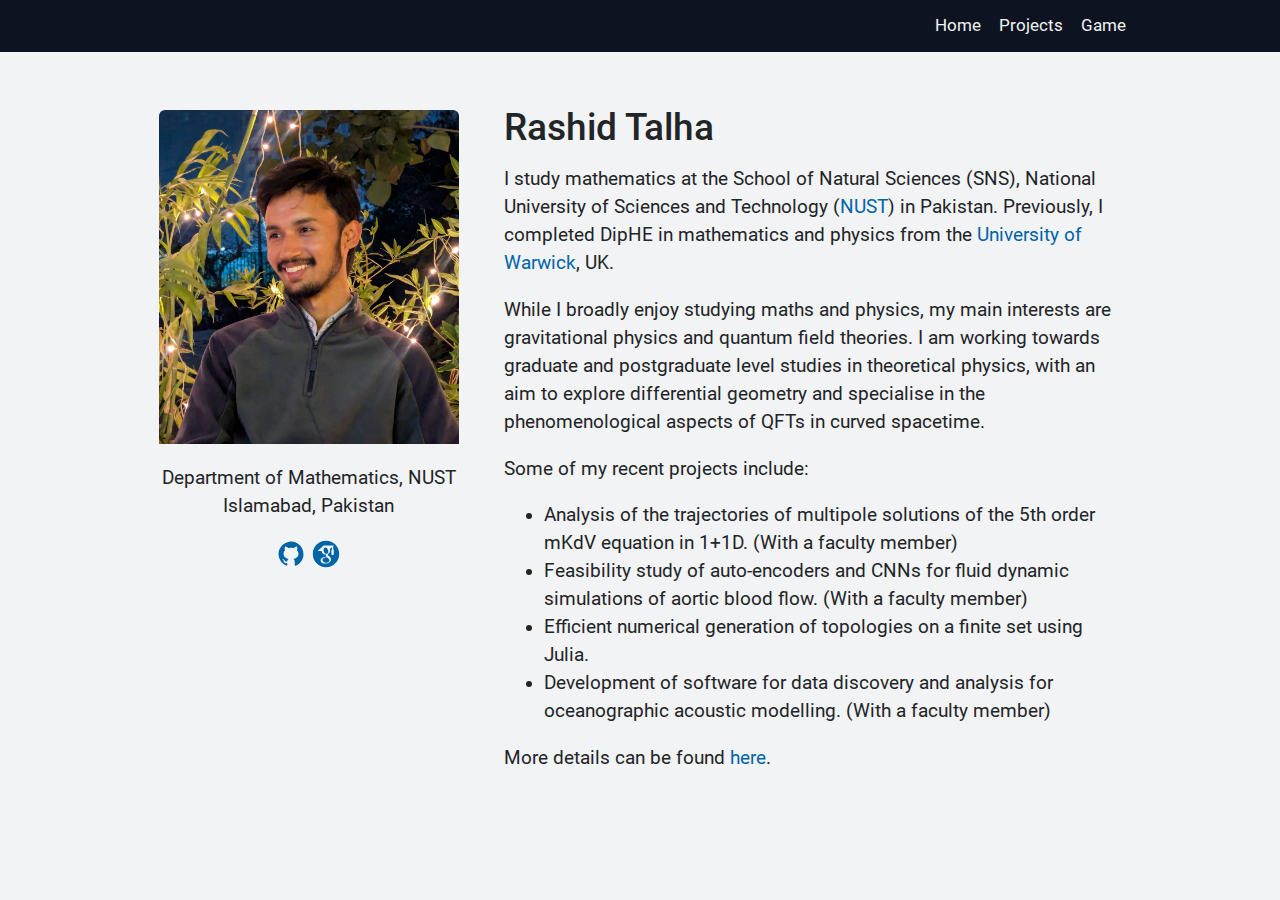
<file: index.html>
<!DOCTYPE html>
<html lang="en">
<head>
  <meta charset="utf-8">
  <meta name="viewport" content="width=device-width, initial-scale=1.0">
  
  <title>Rashid Talha | Homepage</title>
  <meta name="author" content="Rashid Talha">
  <meta name="description" content="Personal website of Rashid Talha. Studying maths and physics at NUST, Pakistan.">
  <meta name="keywords" content="rashid, talha, rmathsphys, maths, physics, nust, homepage">

  <link rel="shortcut icon" type="image/x-icon" href="assets/img/favicon.ico">

  <link rel="stylesheet" type="text/css" href="assets/css/gridspec.css">
  <link rel="stylesheet" type="text/css" href="assets/css/common.css">
  <link rel="stylesheet" type="text/css" href="assets/css/homepage.css">
</head>
<body>

<nav class="container">
  <div class="navbar-box">
    <svg xmlns="http://www.w3.org/2000/svg" x="0px" y="0px" viewBox="0 0 30 30" class="navbar-toggle">
      <path d="M 3 7 A 1.0001 1.0001 0 1 0 3 9 L 27 9 A 1.0001 1.0001 0 1 0 27 7 L 3 7 z M 3 14 A 1.0001 1.0001 0 1 0 3 16 L 27 16 A 1.0001 1.0001 0 1 0 27 14 L 3 14 z M 3 21 A 1.0001 1.0001 0 1 0 3 23 L 27 23 A 1.0001 1.0001 0 1 0 27 21 L 3 21 z"></path>
    </svg>
  </div>

  <div class="navbar-entries navbar-collapse">
    <a href="https://rashidtalha.github.io" title="Rashid Talha" class="navbar-item navbar-hide">Home</a>
    <a href="https://rashidtalha.github.io/projects" title="Projects" class="navbar-item navbar-hide">Projects</a>
    <a href="https://rashidtalha.github.io/our-game" title="Out of the Loop" class="navbar-item navbar-hide">Game</a>
  </div>
</nav>

<div class="container">

  <main>

    <div class="frow intro-box">

      <div class="fcell intro-side">
        <img src="assets/img/profile-25-03.jpg" alt="Profile picture">
        <span>
          Department of Mathematics, NUST<br>
          Islamabad, Pakistan
        </span>
        <span></span>
        <span>
          <a href="https://github.com/rashidtalha" title="Github">
            <svg xmlns="http://www.w3.org/2000/svg" x="0px" y="0px" viewBox="0 0 24 24" class="intro-icons">
              <path d="M10.9,2.1c-4.6,0.5-8.3,4.2-8.8,8.7c-0.5,4.7,2.2,8.9,6.3,10.5C8.7,21.4,9,21.2,9,20.8v-1.6c0,0-0.4,0.1-0.9,0.1 c-1.4,0-2-1.2-2.1-1.9c-0.1-0.4-0.3-0.7-0.6-1C5.1,16.3,5,16.3,5,16.2C5,16,5.3,16,5.4,16c0.6,0,1.1,0.7,1.3,1c0.5,0.8,1.1,1,1.4,1 c0.4,0,0.7-0.1,0.9-0.2c0.1-0.7,0.4-1.4,1-1.8c-2.3-0.5-4-1.8-4-4c0-1.1,0.5-2.2,1.2-3C7.1,8.8,7,8.3,7,7.6C7,7.2,7,6.6,7.3,6 c0,0,1.4,0,2.8,1.3C10.6,7.1,11.3,7,12,7s1.4,0.1,2,0.3C15.3,6,16.8,6,16.8,6C17,6.6,17,7.2,17,7.6c0,0.8-0.1,1.2-0.2,1.4 c0.7,0.8,1.2,1.8,1.2,3c0,2.2-1.7,3.5-4,4c0.6,0.5,1,1.4,1,2.3v2.6c0,0.3,0.3,0.6,0.7,0.5c3.7-1.5,6.3-5.1,6.3-9.3 C22,6.1,16.9,1.4,10.9,2.1z"></path>
            </svg>
          </a>

          <a href="https://scholar.google.com/citations?user=5N5XtMcAAAAJ" title="Google Scholar">
            <svg xmlns="http://www.w3.org/2000/svg" x="0px" y="0px" viewBox="0 0 50 50" class="intro-icons">
              <path d="M 25 3 C 12.85 3 3 12.85 3 25 C 3 37.15 12.85 47 25 47 C 37.15 47 47 37.15 47 25 C 47 12.85 37.15 3 25 3 z M 21 11 L 38 11 L 36.980469 11.880859 C 36.980469 11.920859 37 11.96 37 12 L 37 17.279297 C 37.6 17.619297 38 18.26 38 19 L 38 25 C 38 26.1 37.1 27 36 27 C 34.9 27 34 26.1 34 25 L 34 19 C 34 18.26 34.4 17.619297 35 17.279297 L 35 13.570312 L 31.410156 16.650391 C 31.760156 17.350391 32 18.200234 32 19.240234 C 32 21.960234 30.480703 23.309766 28.970703 24.509766 C 28.500703 24.989766 27.949219 25.510312 27.949219 26.320312 C 27.949219 27.120313 28.500391 27.570625 28.900391 27.890625 L 30.189453 28.919922 C 31.779453 30.279922 33.220703 31.530547 33.220703 34.060547 C 33.220703 37.510547 29.930469 41 23.730469 41 C 18.500469 41 15.980469 38.47 15.980469 35.75 C 15.980469 34.43 16.629766 32.559531 18.759766 31.269531 C 20.989766 29.879531 24.020391 29.690078 25.650391 29.580078 C 25.140391 28.920078 24.560547 28.230078 24.560547 27.080078 C 24.560547 26.470078 24.749687 26.100391 24.929688 25.650391 C 24.529688 25.690391 24.129531 25.730469 23.769531 25.730469 C 19.969531 25.730469 17.799297 22.85 17.779297 20 L 11 20 L 21 11 z M 24.269531 14.240234 C 23.339531 14.240234 22.33 14.710938 21.75 15.460938 C 21.14 16.220938 20.949219 17.210156 20.949219 18.160156 C 20.949219 20.620156 22.370938 24.699219 25.460938 24.699219 C 26.370938 24.699219 27.339922 24.259922 27.919922 23.669922 C 28.739922 22.819922 28.820312 21.65 28.820312 21 C 28.820312 18.35 27.269531 14.240234 24.269531 14.240234 z M 26.039062 30.609375 C 25.719062 30.609375 23.769766 30.679219 22.259766 31.199219 C 21.459766 31.499219 19.160156 32.370469 19.160156 34.980469 C 19.160156 37.590469 21.64 39.460938 25.5 39.460938 C 28.97 39.460938 30.800781 37.760234 30.800781 35.490234 C 30.800781 33.620234 29.620859 32.630391 26.880859 30.650391 C 26.590859 30.610391 26.409063 30.609375 26.039062 30.609375 z"></path>
            </svg>
          </a>
        </span>
      </div>

      <div class="fcell intro-main">
        <h1>Rashid Talha</h1>

        <p>I study mathematics at the School of Natural Sciences (SNS), National University of Sciences and Technology (<a href="https://nust.edu.pk/" title="NUST">NUST</a>) in Pakistan. Previously, I completed DipHE in mathematics and physics from the <a href="https://warwick.ac.uk/" title="Warwick">University of Warwick</a>, UK.</p>

        <p>While I broadly enjoy studying maths and physics, my main interests are gravitational physics and quantum field theories. I am working towards graduate and postgraduate level studies in theoretical physics, with an aim to explore differential geometry and specialise in the phenomenological aspects of QFTs in curved spacetime.</p>

        <p>
          Some of my recent projects include:
          <ul>
            <li>Analysis of the trajectories of multipole solutions of the 5th order mKdV equation in 1+1D. (With a faculty member)</li>
            <li>Feasibility study of auto-encoders and CNNs for fluid dynamic simulations of aortic blood flow. (With a faculty member)</li>
            <li>Efficient numerical generation of topologies on a finite set using Julia.</li>
            <li>Development of software for data discovery and analysis for oceanographic acoustic modelling. (With a faculty member)</li>
          </ul>
          More details can be found <a href="https://rashidtalha.github.io/project" title="projects">here</a>.
        </p>
      </div>

    </div>
  </main>

</div>

<script defer src="assets/js/jquery-3.7.0-slim.min.js" type="text/javascript"></script>
<script defer src="assets/js/main.js" type="text/javascript"></script>

</body>
</html>
</file>
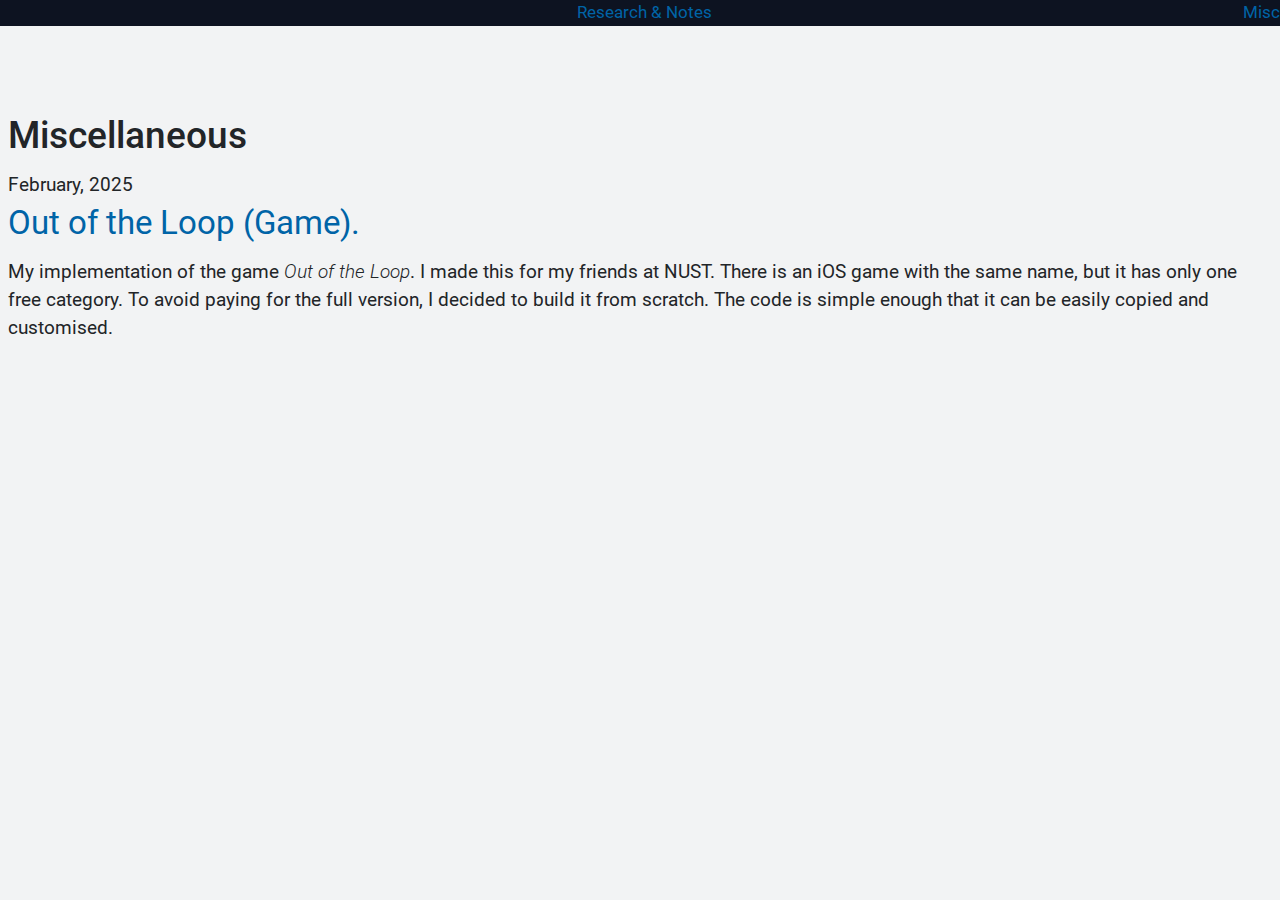
<file: misc/index.html>
<!DOCTYPE html>
<html lang="en">
<head>
  <meta charset="utf-8">
  <meta name="viewport" content="width=device-width, initial-scale=1.0">

  <!-- Google tag (gtag.js) -->
  <script async src="https://www.googletagmanager.com/gtag/js?id=G-3RH0D6HGVT"></script>
  <script>
    window.dataLayer = window.dataLayer || [];
    function gtag(){dataLayer.push(arguments);}
    gtag('js', new Date());
    gtag('config', 'G-3RH0D6HGVT');
  </script>
  
  <title>Misc | Rashid Talha</title>
  <meta name="author" content="Rashid Talha">
  <meta name="description" content="Personal academic website of Rashid Talha. Graduate student and researcher in mathematics and theoretical physics at ICTP, Italy. Miscellaneous items.">

  <link rel="icon" href="../assets/img/favicon.ico">

  <link rel="stylesheet" href="../assets/css/fontspec.css">
  <link rel="stylesheet" href="../assets/css/common.css">
</head>
<body>

<header>
  <nav>
    <a href="https://rashidtalha.github.io" title="Rashid Talha">Home</a>
    <a href="https://rashidtalha.github.io/research" title="Research & Notes">Research & Notes</a>
    <a href="https://rashidtalha.github.io/misc" title="Misc">Misc</a>
  </nav>
</header>

<main>

  <h1>Miscellaneous</h1>

  <article>
    <div class="detail">
      <div class="date">February, 2025</div>
      <h2><a href="https://rashidtalha.github.io/misc/out-of-the-loop.html">Out of the Loop (Game).</a></h2>
      <p>
        My implementation of the game <em>Out of the Loop</em>. I made this for my friends at NUST. There is an iOS game with the same name, but it has only one free category. To avoid paying for the full version, I decided to build it from scratch. The code is simple enough that it can be easily copied and customised.
      </p>
    </div>
  </article>

</main>

</body>
</html>
</file>
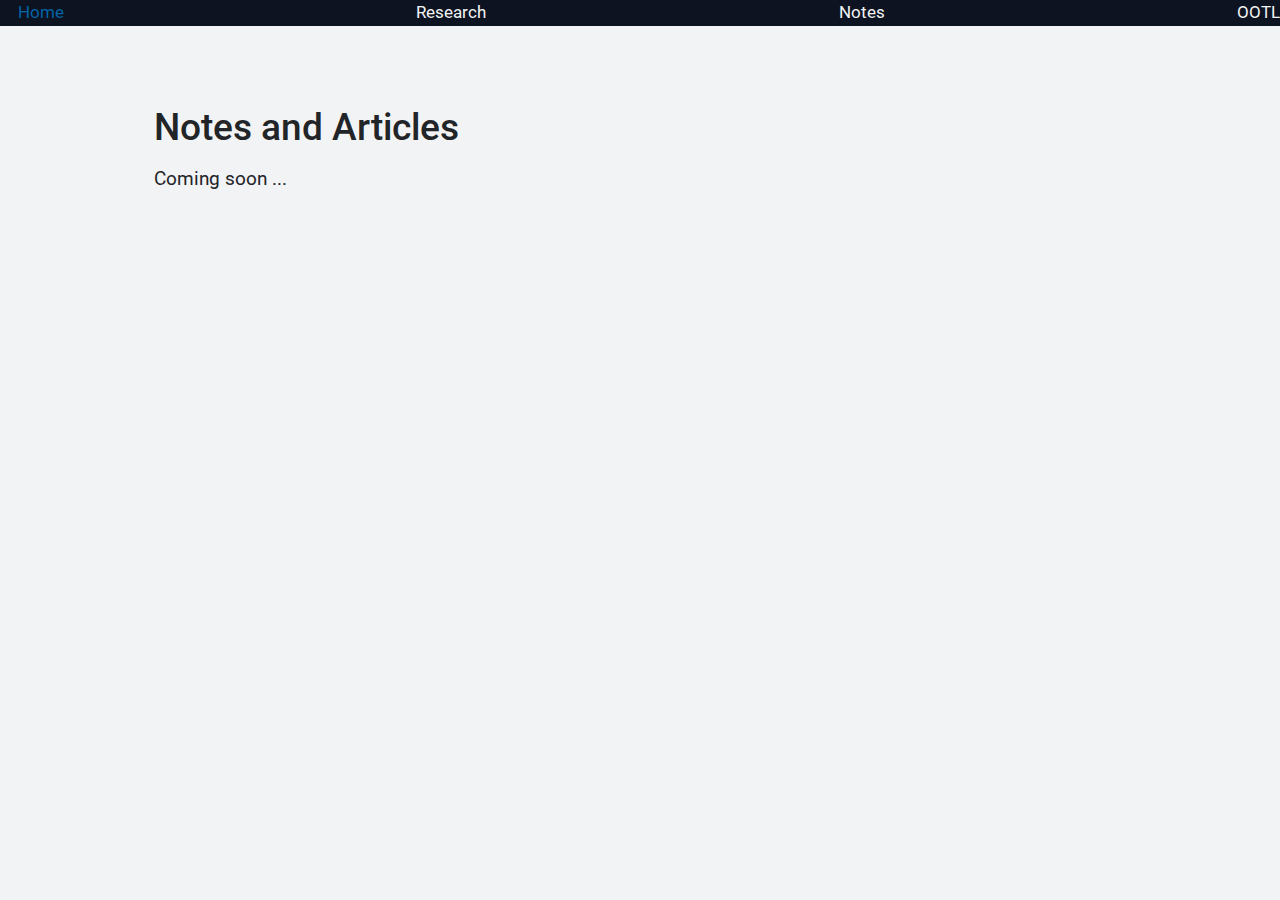
<file: notes/index.html>
<!DOCTYPE html>
<html lang="en">
<head>
  <meta charset="utf-8">
  <meta name="viewport" content="width=device-width, initial-scale=1.0">

  <!-- Google tag (gtag.js) -->
  <script async src="https://www.googletagmanager.com/gtag/js?id=G-3RH0D6HGVT"></script>
  <script>
    window.dataLayer = window.dataLayer || [];
    function gtag(){dataLayer.push(arguments);}
    gtag('js', new Date());
    gtag('config', 'G-3RH0D6HGVT');
  </script>
  
  <title>Rashid Talha | Notes</title>
  <meta name="author" content="Rashid Talha">
  <meta name="description" content="Personal academic website of Rashid Talha. Graduate student and researcher in mathematics and theoretical physics at ICTP, Italy. Collection of notes.">

  <link rel="icon" href="../assets/img/favicon.ico">

  <link rel="stylesheet" href="../assets/css/gridspec.css">
  <link rel="stylesheet" href="../assets/css/fontspec.css">
  <link rel="stylesheet" href="../assets/css/common.css">
  <!-- <link rel="stylesheet" href="../assets/css/teaching.css"> -->
</head>
<body>

<div class="container navbar-container">
  <nav>
    <a href="https://rashidtalha.github.io" title="Rashid Talha" class="navbar-item">Home</a>
    <a href="https://rashidtalha.github.io/research" title="Research" class="navbar-item">Research</a>
    <a href="https://rashidtalha.github.io/notes" title="Notes" class="navbar-item">Notes</a>
    <a href="https://rashidtalha.github.io/ootl" title="Out of the Loop" class="navbar-item">OOTL</a>
  </nav>
</div>

<div class="container">

  <main>
  <div class="frow">
    <div class="fcell">
      <h1>Notes and Articles</h1>
      <p>
        Coming soon ...
      </p>  
    </div>
  </div>
  </main>

</div>

</body>
</html>
</file>
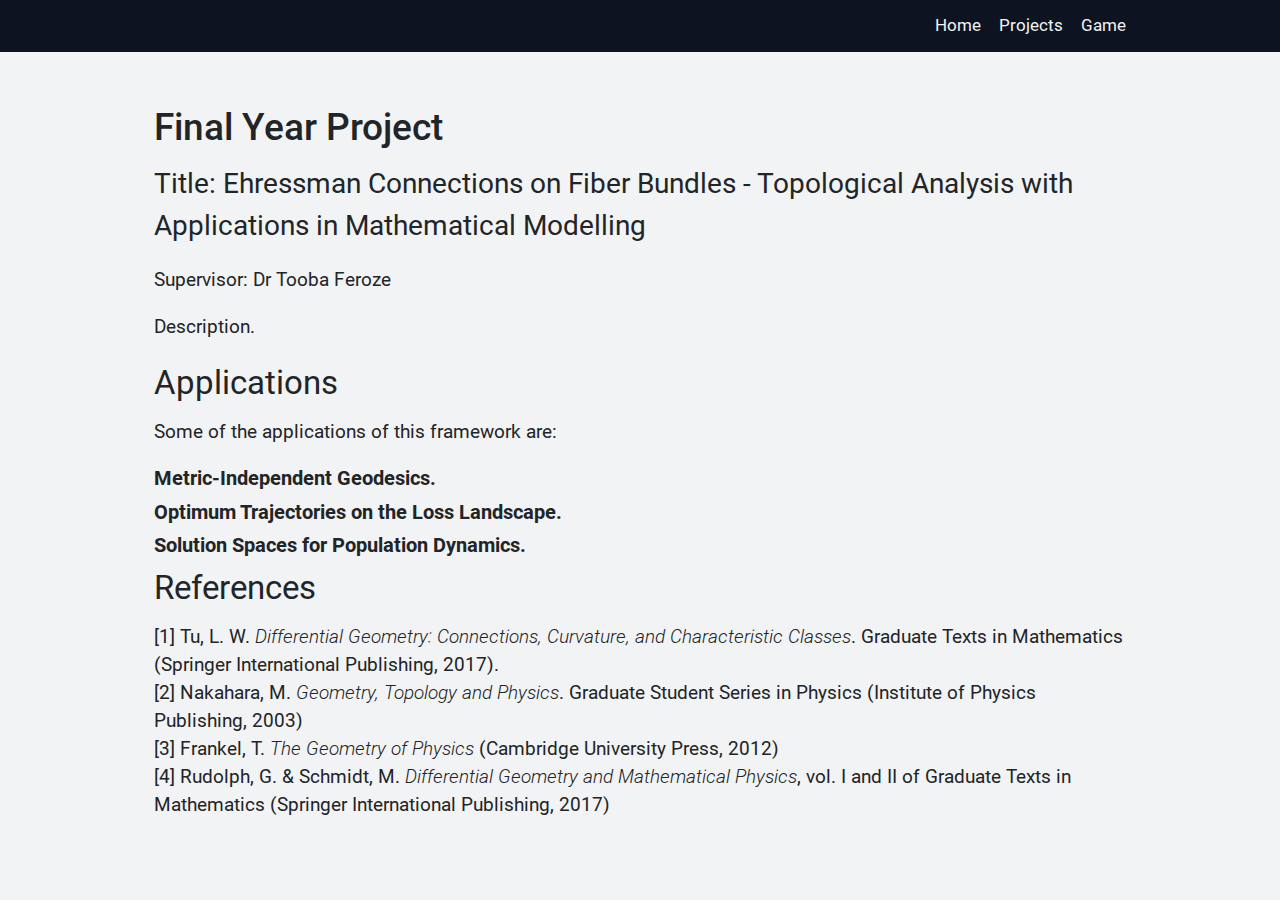
<file: nust/index.html>
<!DOCTYPE html>
<html lang="en">
<head>
  <meta charset="utf-8">
  <meta name="viewport" content="width=device-width, initial-scale=1.0">
  
  <title>Rashid Talha | Projects</title>
  <meta name="author" content="Rashid Talha">
  <meta name="description" content="Personal website of Rashid Talha. Studying maths and physics at NUST, Pakistan. Details of studies at NUST.">
  <meta name="keywords" content="rashid, talha, rmathsphys, maths, physics, nust, studies, notes">

  <link rel="shortcut icon" type="image/x-icon" href="assets/img/favicon.ico">

  <link rel="stylesheet" type="text/css" href="../assets/css/gridspec.css">
  <link rel="stylesheet" type="text/css" href="../assets/css/common.css">
</head>
<body>

<nav class="container">
  <div class="navbar-box">
    <svg xmlns="http://www.w3.org/2000/svg" x="0px" y="0px" viewBox="0 0 30 30" class="navbar-toggle">
      <path d="M 3 7 A 1.0001 1.0001 0 1 0 3 9 L 27 9 A 1.0001 1.0001 0 1 0 27 7 L 3 7 z M 3 14 A 1.0001 1.0001 0 1 0 3 16 L 27 16 A 1.0001 1.0001 0 1 0 27 14 L 3 14 z M 3 21 A 1.0001 1.0001 0 1 0 3 23 L 27 23 A 1.0001 1.0001 0 1 0 27 21 L 3 21 z"></path>
    </svg>
  </div>

  <div class="navbar-entries navbar-collapse">
    <a href="https://rashidtalha.github.io" title="Rashid Talha" class="navbar-item navbar-hide">Home</a>
    <a href="https://rashidtalha.github.io/projects" title="Projects" class="navbar-item navbar-hide">Projects</a>
    <a href="https://rashidtalha.github.io/our-game" title="Out of the Loop" class="navbar-item navbar-hide">Game</a>
  </div>
</nav>

<div class="container">

  <main>
  <div class="frow">
    <div class="fcell">
      <h1>Final Year Project</h1>
        <h3>Title: Ehressman Connections on Fiber Bundles - Topological Analysis with Applications in Mathematical Modelling</h3>
      <p>
      </p>
      <p>
        Supervisor: Dr Tooba Feroze
      </p>

      <p>
        Description.
      </p>

      <h2>Applications</h2>

      <p>Some of the applications of this framework are:</p>

      <h4>Metric-Independent Geodesics.</h4>
      <!-- <p>
        Lorem ipsum dolor sit amet, consectetur adipisicing elit, sed do eiusmod
        tempor incididunt ut labore et dolore magna aliqua. Ut enim ad minim veniam,
        quis nostrud exercitation ullamco laboris nisi ut aliquip ex ea commodo
        consequat. Duis aute irure dolor in reprehenderit in voluptate velit esse
        cillum dolore eu fugiat nulla pariatur. Excepteur sint occaecat cupidatat non
        proident, sunt in culpa qui officia deserunt mollit anim id est laborum.
      </p> -->

      <h4>Optimum Trajectories on the Loss Landscape.</h4>
      <!-- <p>
        Lorem ipsum dolor sit amet, consectetur adipisicing elit, sed do eiusmod
        tempor incididunt ut labore et dolore magna aliqua. Ut enim ad minim veniam,
        quis nostrud exercitation ullamco laboris nisi ut aliquip ex ea commodo
        consequat. Duis aute irure dolor in reprehenderit in voluptate velit esse
        cillum dolore eu fugiat nulla pariatur. Excepteur sint occaecat cupidatat non
        proident, sunt in culpa qui officia deserunt mollit anim id est laborum.
      </p> -->

      <h4>Solution Spaces for Population Dynamics.</h4>
      <!-- <p>
        Lorem ipsum dolor sit amet, consectetur adipisicing elit, sed do eiusmod
        tempor incididunt ut labore et dolore magna aliqua. Ut enim ad minim veniam,
        quis nostrud exercitation ullamco laboris nisi ut aliquip ex ea commodo
        consequat. Duis aute irure dolor in reprehenderit in voluptate velit esse
        cillum dolore eu fugiat nulla pariatur. Excepteur sint occaecat cupidatat non
        proident, sunt in culpa qui officia deserunt mollit anim id est laborum.
      </p> -->

      <h2>References</h2>
      <!-- <h4>Primary.</h4> -->
      <p>
        [1] Tu, L. W. <i>Differential Geometry: Connections, Curvature, and Characteristic Classes</i>. Graduate Texts in Mathematics (Springer International Publishing, 2017). <br>
        [2] Nakahara, M. <i>Geometry, Topology and Physics</i>. Graduate Student Series in Physics (Institute of Physics Publishing, 2003) <br>
        [3] Frankel, T. <i>The Geometry of Physics</i> (Cambridge University Press, 2012) <br>
        [4] Rudolph, G. & Schmidt, M. <i>Differential Geometry and Mathematical Physics</i>, vol. I and II of Graduate Texts in Mathematics (Springer International Publishing, 2017)
      </p>
    
    </div>
  </div>
  </main>

</div>

<script defer src="../assets/js/jquery-3.7.0-slim.min.js" type="text/javascript"></script>
<script defer src="../assets/js/main.js" type="text/javascript"></script>

</body>
</html>
</file>
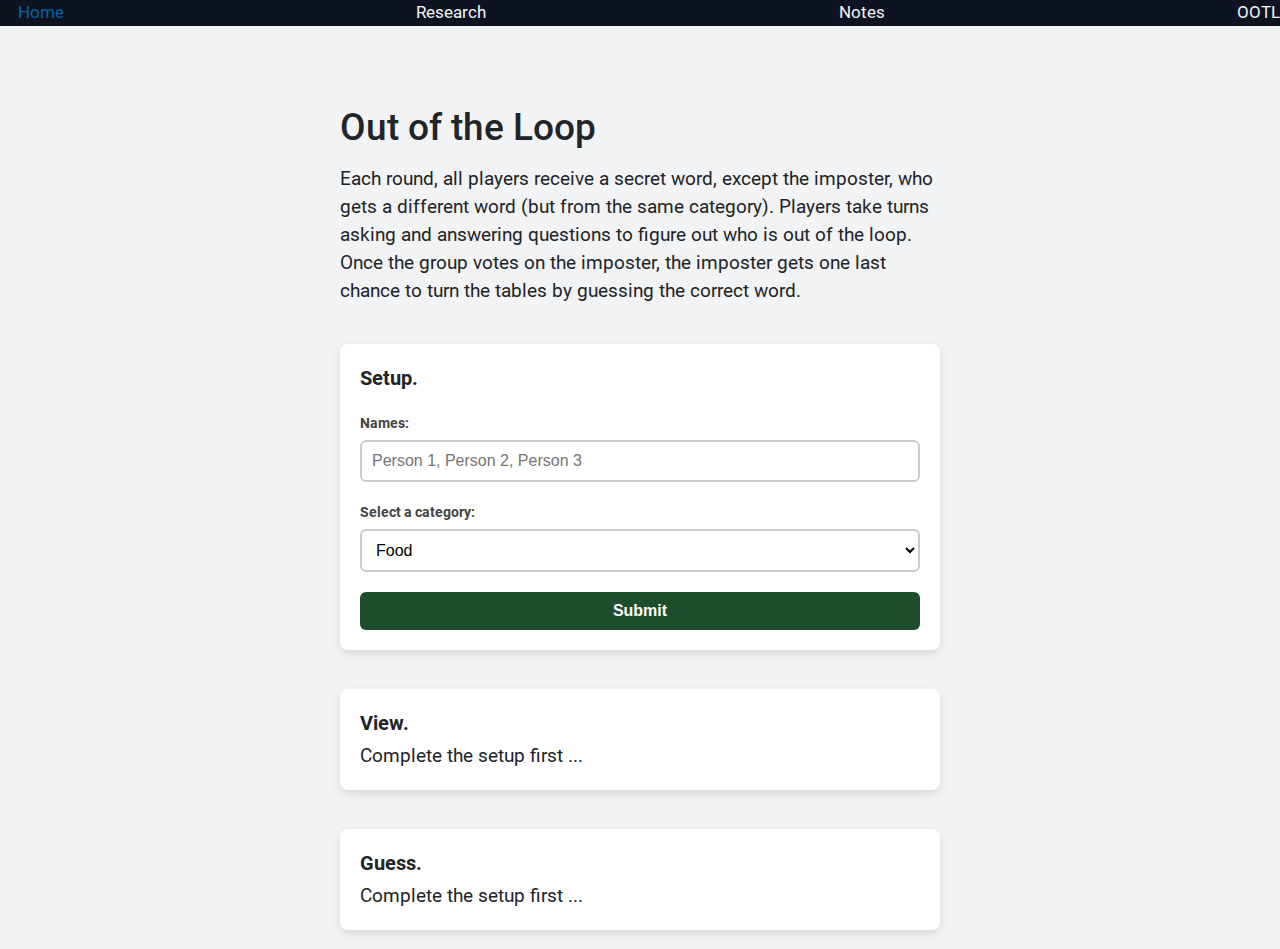
<file: ootl/index.html>
<!DOCTYPE html>
<html lang="en">
<head>
  <meta charset="utf-8">
  <meta name="viewport" content="width=device-width, initial-scale=1.0">

  <!-- Google tag (gtag.js) -->
  <script async src="https://www.googletagmanager.com/gtag/js?id=G-3RH0D6HGVT"></script>
  <script>
    window.dataLayer = window.dataLayer || [];
    function gtag(){dataLayer.push(arguments);}
    gtag('js', new Date());
    gtag('config', 'G-3RH0D6HGVT');
  </script>
  
  <title>Rashid Talha | Out of the Loop Game</title>
  <meta name="author" content="Rashid Talha">
  <meta name="description" content="Out of the loop game written in javascript">

  <link rel="icon" href="../assets/img/favicon.ico">

  <link rel="stylesheet" href="../assets/css/gridspec.css">
  <link rel="stylesheet" href="../assets/css/fontspec.css">
  <link rel="stylesheet" href="../assets/css/common.css">
  
  <link rel="stylesheet" type="text/css" href="out-of-the-loop.css">
</head>
<body>

<div class="container navbar-container">
  <nav>
    <a href="https://rashidtalha.github.io" title="Rashid Talha" class="navbar-item">Home</a>
    <a href="https://rashidtalha.github.io/research" title="Research" class="navbar-item">Research</a>
    <a href="https://rashidtalha.github.io/notes" title="Notes" class="navbar-item">Notes</a>
    <a href="https://rashidtalha.github.io/ootl" title="Out of the Loop" class="navbar-item">OOTL</a>
  </nav>
</div>

<div class="container">

  <main>
  <div class="frow">
    <div class="fcell">
      <h1>Out of the Loop</h1>
      <p>Each round, all players receive a secret word, except the imposter, who gets a different word (but from the same category). Players take turns asking and answering questions to figure out who is out of the loop. Once the group votes on the imposter, the imposter gets one last chance to turn the tables by guessing the correct word.</p>
    </div>
  </div>

  <div class="frow">
    <div class="fcell">

      <form id="stage-1">
        <div class="form-group">
          <h4>Setup.</h4>
        </div>

        <div class="form-group">
            <label for="fname">Names:</label>
            <input type="text" id="fname" name="fname" placeholder="Person 1, Person 2, Person 3" required>
        </div>
        
        <div class="form-group">
            <label for="fcat">Select a category:</label>
            <select id="fcat" name="fcat" required></select>
        </div>
        
        <button type="submit">Submit</button>
      </form>

    </div>

    <div class="fcell">
      <div class="inner">
        <h4>View.</h4>
        <div id="viewing">
          Complete the setup first ...
        </div>
      </div>
    </div>

    <div class="fcell">
      <div class="inner">
        <h4>Guess.</h4>
        <div id="guessing">
          Complete the setup first ...
        </div>
      </div>
    </div>

  </div>
  </main>

</div>

<script defer src="out-of-the-loop.js" type="text/javascript"></script>

</body>
</html>
</file>
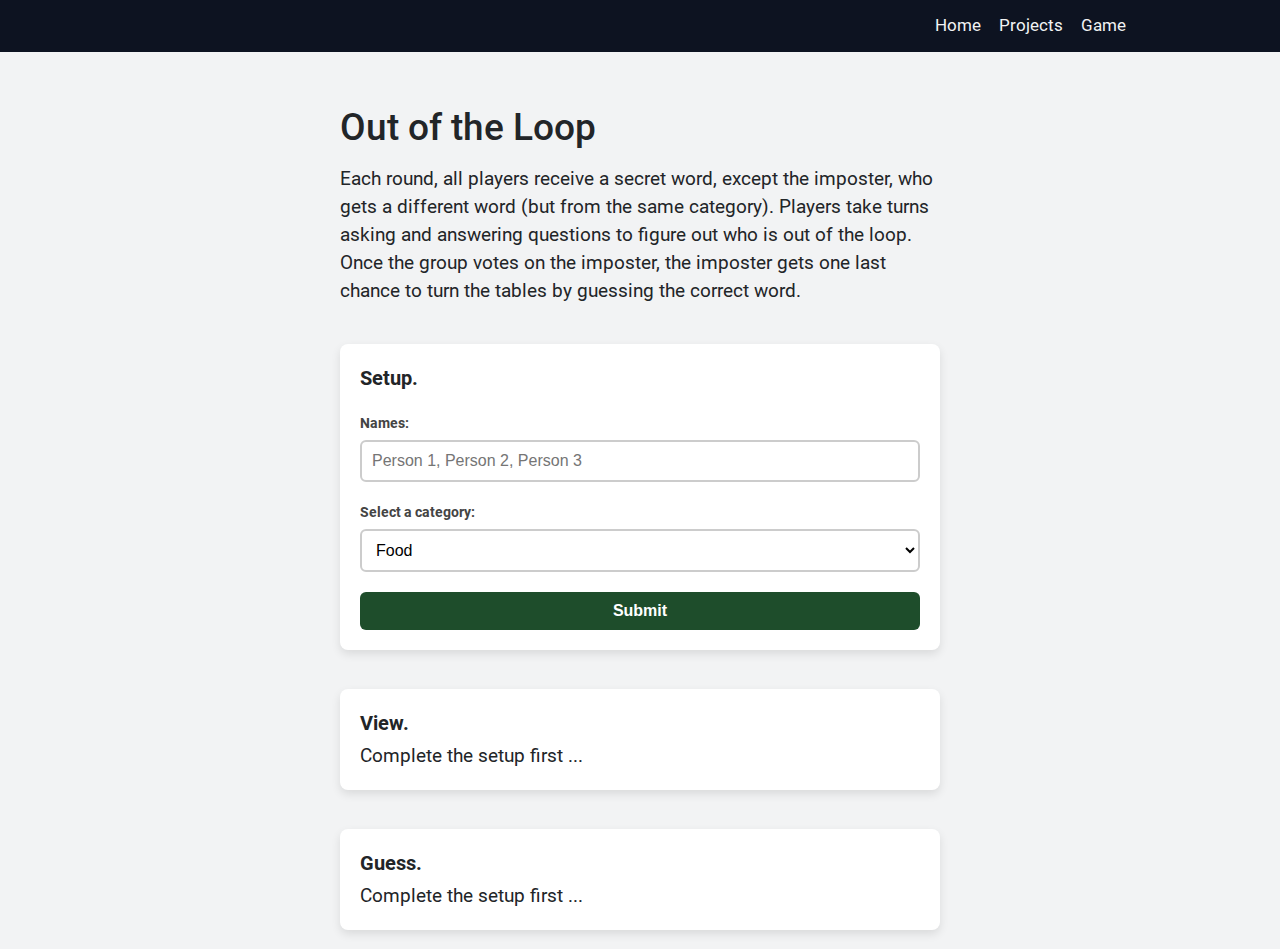
<file: our-game/index.html>
<!DOCTYPE html>
<html lang="en">
<head>
  <meta charset="utf-8">
  <meta name="viewport" content="width=device-width, initial-scale=1.0">
  
  <title>Project | Out of the Loop</title>
  <meta name="author" content="Rashid Talha">
  <meta name="description" content="Out of the loop game written in javascript">
  <meta name="keywords" content="rashid, talha, rmathsphys, maths, physics, game, out of the loop">

  <link rel="shortcut icon" type="image/x-icon" href="../assets/img/favicon.ico">

  <link rel="stylesheet" type="text/css" href="../assets/css/gridspec.css">
  <link rel="stylesheet" type="text/css" href="../assets/css/common.css">
  
  <link rel="stylesheet" type="text/css" href="out-of-the-loop.css">
</head>
<body>

<nav class="container">
  <div class="navbar-box">
    <svg xmlns="http://www.w3.org/2000/svg" x="0px" y="0px" viewBox="0 0 30 30" class="navbar-toggle">
      <path d="M 3 7 A 1.0001 1.0001 0 1 0 3 9 L 27 9 A 1.0001 1.0001 0 1 0 27 7 L 3 7 z M 3 14 A 1.0001 1.0001 0 1 0 3 16 L 27 16 A 1.0001 1.0001 0 1 0 27 14 L 3 14 z M 3 21 A 1.0001 1.0001 0 1 0 3 23 L 27 23 A 1.0001 1.0001 0 1 0 27 21 L 3 21 z"></path>
    </svg>
  </div>

  <div class="navbar-entries navbar-collapse">
    <a href="https://rashidtalha.github.io" title="Rashid Talha" class="navbar-item navbar-hide">Home</a>
    <a href="https://rashidtalha.github.io/projects" title="Projects" class="navbar-item navbar-hide">Projects</a>
    <a href="https://rashidtalha.github.io/our-game" title="Out of the Loop" class="navbar-item navbar-hide">Game</a>
  </div>
</nav>

<div class="container">

  <main>
  <div class="frow">
    <div class="fcell">
      <h1>Out of the Loop</h1>
      <p>Each round, all players receive a secret word, except the imposter, who gets a different word (but from the same category). Players take turns asking and answering questions to figure out who is out of the loop. Once the group votes on the imposter, the imposter gets one last chance to turn the tables by guessing the correct word.</p>
    </div>
  </div>

  <div class="frow">
    <div class="fcell">

      <form id="stage-1">
        <div class="form-group">
          <h4>Setup.</h4>
        </div>

        <div class="form-group">
            <label for="fname">Names:</label>
            <input type="text" id="fname" name="fname" placeholder="Person 1, Person 2, Person 3" required>
        </div>
        
        <div class="form-group">
            <label for="fcat">Select a category:</label>
            <select id="fcat" name="fcat" required></select>
        </div>
        
        <button type="submit">Submit</button>
      </form>

    </div>

    <div class="fcell">
      <div class="inner">
        <h4>View.</h4>
        <div id="viewing">
          Complete the setup first ...
        </div>
      </div>
    </div>

    <div class="fcell">
      <div class="inner">
        <h4>Guess.</h4>
        <div id="guessing">
          Complete the setup first ...
        </div>
      </div>
    </div>

  </div>
  </main>

</div>

<script defer src="../assets/js/jquery-3.7.0-slim.min.js" type="text/javascript"></script>
<script defer src="../assets/js/main.js" type="text/javascript"></script>
<script defer src="out-of-the-loop.js" type="text/javascript"></script>

</body>
</html>
</file>
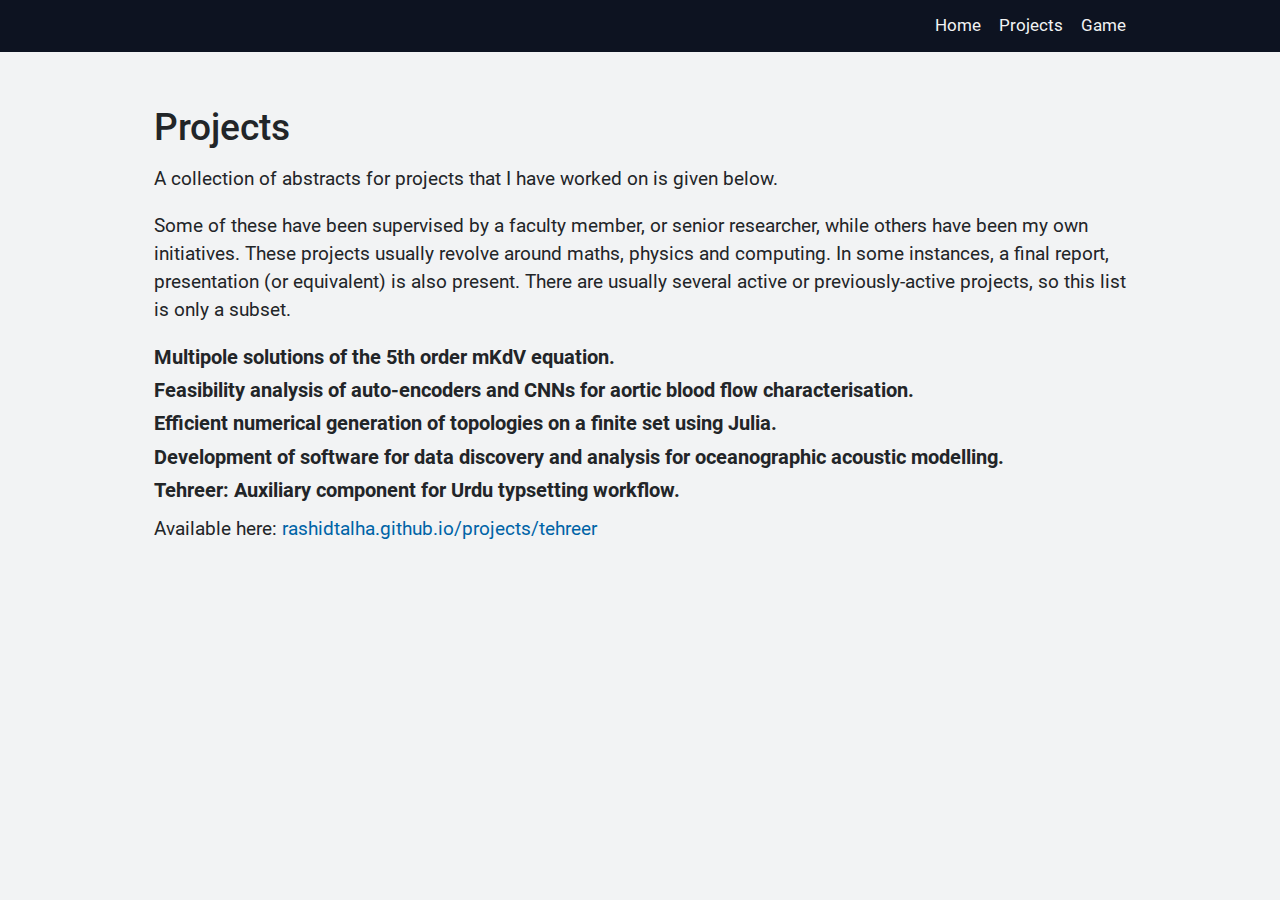
<file: projects/index.html>
<!DOCTYPE html>
<html lang="en">
<head>
  <meta charset="utf-8">
  <meta name="viewport" content="width=device-width, initial-scale=1.0">
  
  <title>Rashid Talha | Projects</title>
  <meta name="author" content="Rashid Talha">
  <meta name="description" content="Personal website of Rashid Talha. Studying maths and physics at NUST, Pakistan. Details of recent academic projects.">
  <meta name="keywords" content="rashid, talha, rmathsphys, maths, physics, nust, projects">

  <link rel="shortcut icon" type="image/x-icon" href="assets/img/favicon.ico">

  <link rel="stylesheet" type="text/css" href="../assets/css/gridspec.css">
  <link rel="stylesheet" type="text/css" href="../assets/css/common.css">
</head>
<body>

<nav class="container">
  <div class="navbar-box">
    <svg xmlns="http://www.w3.org/2000/svg" x="0px" y="0px" viewBox="0 0 30 30" class="navbar-toggle">
      <path d="M 3 7 A 1.0001 1.0001 0 1 0 3 9 L 27 9 A 1.0001 1.0001 0 1 0 27 7 L 3 7 z M 3 14 A 1.0001 1.0001 0 1 0 3 16 L 27 16 A 1.0001 1.0001 0 1 0 27 14 L 3 14 z M 3 21 A 1.0001 1.0001 0 1 0 3 23 L 27 23 A 1.0001 1.0001 0 1 0 27 21 L 3 21 z"></path>
    </svg>
  </div>

  <div class="navbar-entries navbar-collapse">
    <a href="https://rashidtalha.github.io" title="Rashid Talha" class="navbar-item navbar-hide">Home</a>
    <a href="https://rashidtalha.github.io/projects" title="Projects" class="navbar-item navbar-hide">Projects</a>
    <a href="https://rashidtalha.github.io/our-game" title="Out of the Loop" class="navbar-item navbar-hide">Game</a>
  </div>
</nav>

<div class="container">

  <main>
  <div class="frow">
    <div class="fcell">
      <h1>Projects</h1>
      <p>
        A collection of abstracts for projects that I have worked on is given below.
      </p>

      <p>
        Some of these have been supervised by a faculty member, or senior researcher, while others have been my own initiatives. These projects usually revolve around maths, physics and computing. In some instances, a final report, presentation (or equivalent) is also present. There are usually several active or previously-active projects, so this list is only a subset.
      </p>

      <h4>Multipole solutions of the 5th order mKdV equation.</h4>
      <!-- <p>
        Lorem ipsum dolor sit amet, consectetur adipisicing elit, sed do eiusmod
        tempor incididunt ut labore et dolore magna aliqua. Ut enim ad minim veniam,
        quis nostrud exercitation ullamco laboris nisi ut aliquip ex ea commodo
        consequat. Duis aute irure dolor in reprehenderit in voluptate velit esse
        cillum dolore eu fugiat nulla pariatur. Excepteur sint occaecat cupidatat non
        proident, sunt in culpa qui officia deserunt mollit anim id est laborum.
      </p> -->

      <h4>Feasibility analysis of auto-encoders and CNNs for aortic blood flow characterisation.</h4>
      <!-- <p>
        Lorem ipsum dolor sit amet, consectetur adipisicing elit, sed do eiusmod
        tempor incididunt ut labore et dolore magna aliqua. Ut enim ad minim veniam,
        quis nostrud exercitation ullamco laboris nisi ut aliquip ex ea commodo
        consequat. Duis aute irure dolor in reprehenderit in voluptate velit esse
        cillum dolore eu fugiat nulla pariatur. Excepteur sint occaecat cupidatat non
        proident, sunt in culpa qui officia deserunt mollit anim id est laborum.
      </p> -->

      <h4>Efficient numerical generation of topologies on a finite set using Julia.</h4>
      <!-- <p>
        Lorem ipsum dolor sit amet, consectetur adipisicing elit, sed do eiusmod
        tempor incididunt ut labore et dolore magna aliqua. Ut enim ad minim veniam,
        quis nostrud exercitation ullamco laboris nisi ut aliquip ex ea commodo
        consequat. Duis aute irure dolor in reprehenderit in voluptate velit esse
        cillum dolore eu fugiat nulla pariatur. Excepteur sint occaecat cupidatat non
        proident, sunt in culpa qui officia deserunt mollit anim id est laborum.
      </p> -->
      
      <h4>Development of software for data discovery and analysis for oceanographic acoustic modelling.</h4>
      
      <h4>Tehreer: Auxiliary component for Urdu typsetting workflow.</h4>
      <p>
        Available here: <a href="https://rashidtalha.github.io/projects/tehreer">rashidtalha.github.io/projects/tehreer</a>
      </p>
    
    </div>
  </div>
  </main>

</div>

<script defer src="../assets/js/jquery-3.7.0-slim.min.js" type="text/javascript"></script>
<script defer src="../assets/js/main.js" type="text/javascript"></script>

</body>
</html>
</file>
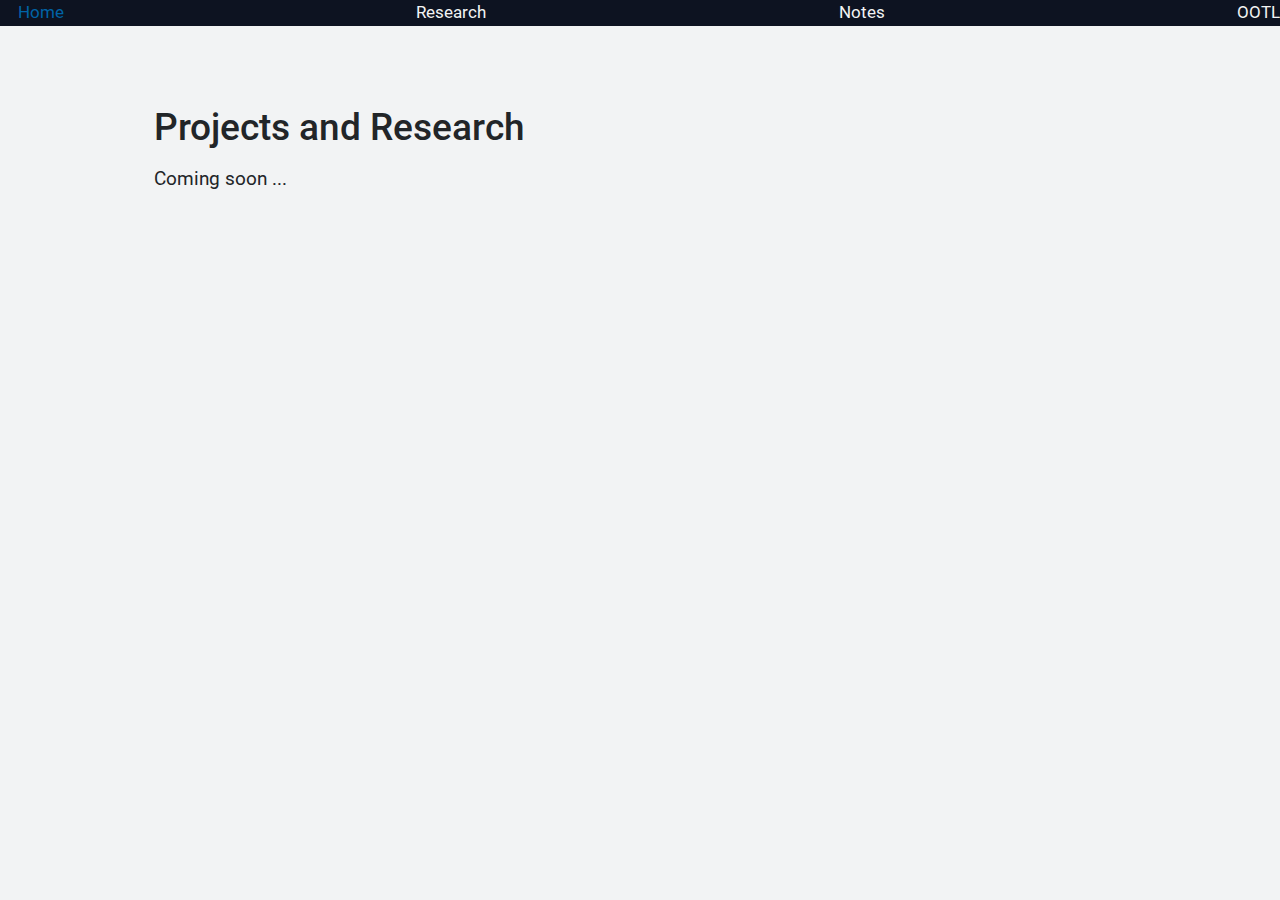
<file: research/index.html>
<!DOCTYPE html>
<html lang="en">
<head>
  <meta charset="utf-8">
  <meta name="viewport" content="width=device-width, initial-scale=1.0">

  <!-- Google tag (gtag.js) -->
  <script async src="https://www.googletagmanager.com/gtag/js?id=G-3RH0D6HGVT"></script>
  <script>
    window.dataLayer = window.dataLayer || [];
    function gtag(){dataLayer.push(arguments);}
    gtag('js', new Date());
    gtag('config', 'G-3RH0D6HGVT');
  </script>
  
  <title>Rashid Talha | Research</title>
  <meta name="author" content="Rashid Talha">
  <meta name="description" content="Personal academic website of Rashid Talha. Graduate student and researcher in mathematics and theoretical physics at ICTP, Italy. Research and projects.">

  <link rel="icon" href="../assets/img/favicon.ico">

  <link rel="stylesheet" href="../assets/css/gridspec.css">
  <link rel="stylesheet" href="../assets/css/fontspec.css">
  <link rel="stylesheet" href="../assets/css/common.css">
  <!-- <link rel="stylesheet" href="../assets/css/research.css"> -->
</head>
<body>

<div class="container navbar-container">
  <nav>
    <a href="https://rashidtalha.github.io" title="Rashid Talha" class="navbar-item">Home</a>
    <a href="https://rashidtalha.github.io/research" title="Research" class="navbar-item">Research</a>
    <a href="https://rashidtalha.github.io/notes" title="Notes" class="navbar-item">Notes</a>
    <a href="https://rashidtalha.github.io/ootl" title="Out of the Loop" class="navbar-item">OOTL</a>
  </nav>
</div>

<div class="container">

  <main>
  <div class="frow">
    <div class="fcell">
      <h1>Projects and Research</h1>
      <p>
        Coming soon ...
      </p>
    </div>
  </div>
  </main>

</div>

</body>
</html>
</file>
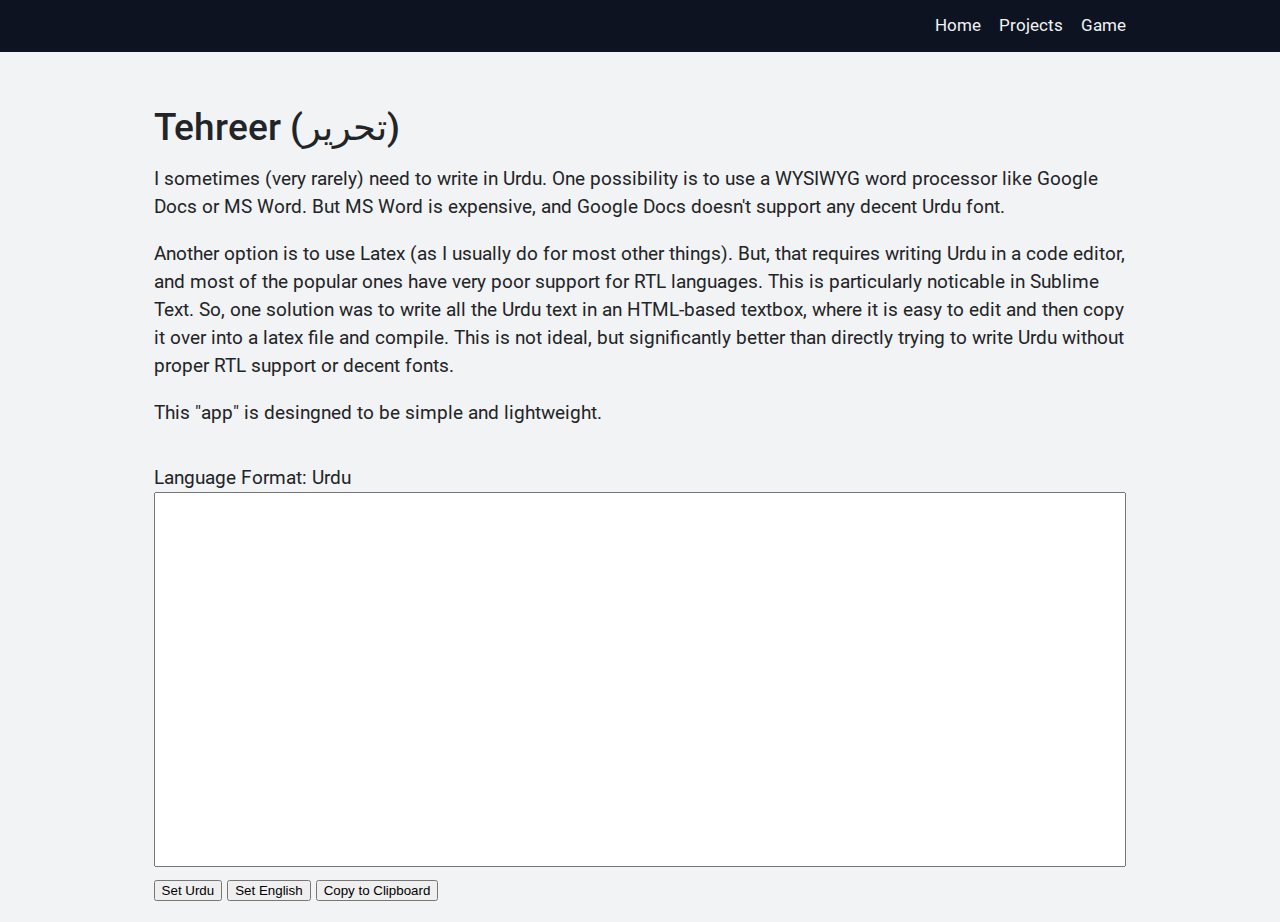
<file: projects/tehreer.html>
<!DOCTYPE html>
<html lang="en">
<head>
  <meta charset="utf-8">
  <meta name="viewport" content="width=device-width, initial-scale=1.0">
  
  <title>Project | Tehreer</title>
  <meta name="author" content="Rashid Talha">
  <meta name="description" content="Tehreer">
  <meta name="keywords" content="rashid, talha, rmathsphys, maths, physics, project, tehreer, urdu">

  <link rel="shortcut icon" type="image/x-icon" href="assets/img/favicon.ico">

  <link rel="stylesheet" type="text/css" href="../assets/css/gridspec.css">
  <link rel="stylesheet" type="text/css" href="../assets/css/common.css">

  <style type="text/css">
    .frow {
      flex-direction: column;
    }
    textarea {
      resize: none;
      overflow: auto;
      width: 100%;
      height: 375px;
      font-size: 16pt;
    }
    .txt-ur {
      font-family: Jameel Noori Nastaleeq, Times New Roman;
      direction: rtl;
    }  
    .txt-en {
      font-family: Times New Roman;
      font-size: 14pt;
      direction: ltr;
    }
  </style>
</head>
<body>

<nav class="container">
  <div class="navbar-box">
    <svg xmlns="http://www.w3.org/2000/svg" x="0px" y="0px" viewBox="0 0 30 30" class="navbar-toggle">
      <path d="M 3 7 A 1.0001 1.0001 0 1 0 3 9 L 27 9 A 1.0001 1.0001 0 1 0 27 7 L 3 7 z M 3 14 A 1.0001 1.0001 0 1 0 3 16 L 27 16 A 1.0001 1.0001 0 1 0 27 14 L 3 14 z M 3 21 A 1.0001 1.0001 0 1 0 3 23 L 27 23 A 1.0001 1.0001 0 1 0 27 21 L 3 21 z"></path>
    </svg>
  </div>

  <div class="navbar-entries navbar-collapse">
    <a href="https://rashidtalha.github.io" title="Rashid Talha" class="navbar-item navbar-hide">Home</a>
    <a href="https://rashidtalha.github.io/projects" title="Projects" class="navbar-item navbar-hide">Projects</a>
    <a href="https://rashidtalha.github.io/our-game" title="Out of the Loop" class="navbar-item navbar-hide">Game</a>
  </div>
</nav>

<div class="container">

  <main>
  <div class="frow">
    <div class="fcell">
      <h1>Tehreer (<span class="txt-ur">تحریر</span>)</h1>
      <p>I sometimes (very rarely) need to write in Urdu. One possibility is to use a WYSIWYG word processor like Google Docs or MS Word. But MS Word is expensive, and Google Docs doesn't support any decent Urdu font.</p>
      <p>Another option is to use Latex (as I usually do for most other things). But, that requires writing Urdu in a code editor, and most of the popular ones have very poor support for RTL languages. This is particularly noticable in Sublime Text. So, one solution was to write all the Urdu text in an HTML-based textbox, where it is easy to edit and then copy it over into a latex file and compile. This is not ideal, but significantly better than directly trying to write Urdu without proper RTL support or decent fonts.</p>
      <p>This "app" is desingned to be simple and lightweight.</p>
    </div>
    <div class="fcell">
      <form>
        <label id="msg-box">Language Format: Urdu</label>
        <textarea id="textbox" class="txt-ur"></textarea>
        <button type="button" onclick="writingStyle('txt-ur')">Set Urdu</button>
        <button type="button" onclick="writingStyle('txt-en')">Set English</button>
        <button type="button" onclick="cpFunc()">Copy to Clipboard</button>
      </form>
    </div>
  </div>
  </main>

</div>

<script defer src="../assets/js/jquery-3.7.0-slim.min.js" type="text/javascript"></script>
<script defer src="../assets/js/main.js" type="text/javascript"></script>
<script type="text/javascript">
  function writingStyle(t) {
    var data = document.getElementById("textbox");
    data.setAttribute("class", "");
    data.classList.add(t);
    dispData = {
      "txt-ur":"Language Format: Urdu",
      "txt-en":"Language Format: English"
    }
    document.getElementById("msg-box").innerHTML = dispData[t];
  }

  function cpFunc() {
    var data = document.getElementById("textbox");
    data.select();
    data.setSelectionRange(0, 99999); // For mobile devices
    navigator.clipboard.writeText(data.value);
  }
</script>

</body>
</html>
</file>
<file: assets/css/gridspec.css>
/*
  Author: Rashid Talha;
  Version: 1.0;
  Date:  12 September 2021;
  Licence:  MIT;
*/


/* ==== SOME NORMALISATION ==== */
* {
  box-sizing: border-box;
}

html,
body {
  height: 100%;
  width: 100%;
  margin: 0;
  padding: 0;
  left: 0;
  top: 0;
  font-size: 100%;
}

/* ==== FLEX GRID (MOBILE FIRST) ==== */
.container {
  padding-left: 5%;
  padding-right: 5%;
}

.frow {
  display: flex;
  justify-content: space-between;
}

.fcell {
  flex: 1;
  margin-bottom: 1em;
}

/* ==== FLEX GRID (MEDIUM SCREENS) ==== */
@media screen and (min-width: 660px) {
  .container {
    padding-left: 7%;
    padding-right: 7%;
  }
}

/* ==== FLEX GRID (LARGE SCREENS) ==== */
@media screen and (min-width: 960px) {
  .container {
    padding-left: 12%;
    padding-right: 12%;
  }
}
</file>
<file: assets/css/common.css>
/* ==== EXTERNAL FONTS ==== */
@font-face {
  font-family: "Roboto";
  src: url("../fonts/Roboto-Black.ttf") format("truetype");
  font-weight: 900;
  font-style: normal;
  font-display: swap;
}

@font-face {
  font-family: "Roboto";
  src: url("../fonts/Roboto-BlackItalic.ttf") format("truetype");
  font-weight: 900;
  font-style: italic;
  font-display: swap;
}

@font-face {
  font-family: "Roboto";
  src: url("../fonts/Roboto-Bold.ttf") format("truetype");
  font-weight: bold;
  font-style: normal;
  font-display: swap;
}

@font-face {
  font-family: "Roboto";
  src: url("../fonts/Roboto-BoldItalic.ttf") format("truetype");
  font-weight: bold;
  font-style: italic;
  font-display: swap;
}

@font-face {
  font-family: "Roboto";
  src: url("../fonts/Roboto-Italic.ttf") format("truetype");
  font-weight: normal;
  font-style: italic;
  font-display: swap;
}

@font-face {
  font-family: "Roboto";
  src: url("../fonts/Roboto-Light.ttf") format("truetype");
  font-weight: light;
  font-style: normal;
  font-display: swap;
}

@font-face {
  font-family: "Roboto";
  src: url("../fonts/Roboto-LightItalic.ttf") format("truetype");
  font-weight: light;
  font-style: italic;
  font-display: swap;
}

@font-face {
  font-family: "Roboto";
  src: url("../fonts/Roboto-Medium.ttf") format("truetype");
  font-weight: 500;
  font-style: normal;
  font-display: swap;
}

@font-face {
  font-family: "Roboto";
  src: url("../fonts/Roboto-MediumItalic.ttf") format("truetype");
  font-weight: 500;
  font-style: italic;
  font-display: swap;
}

@font-face {
  font-family: "Roboto";
  src: url("../fonts/Roboto-Regular.ttf") format("truetype");
  font-weight: normal;
  font-style: normal;
  font-display: swap;
}

@font-face {
  font-family: "Roboto";
  src: url("../fonts/Roboto-Thin.ttf") format("truetype");
  font-weight: 100;
  font-style: normal;
  font-display: swap;
}

@font-face {
  font-family: "Roboto";
  src: url("../fonts/Roboto-ThinItalic.ttf") format("truetype");
  font-weight: 100;
  font-style: italic;
  font-display: swap;
}

/* ==== GLOBAL VARIABLES ==== */
:root {
  --blue: #1e90ff;
  --white: #ffffff;
}

/*USAGE:*/
/*  background-color: var(--blue);*/

/* ==== GLOBAL STYLES ==== */
html {
  font-family: 'Roboto', sans-serif;
  color: #222528;
  line-height: 1.5;
  font-size: 14pt;
}

body {
  background-color: #f2f3f4;
}

/* ==== TYPOGRAPHY ==== */
h1, h2, h3, h4, h5, h6 {
  margin-top: 0;
  margin-bottom: 0;
  font-style: normal;
  display: block;
}

h1 {
  font-size: 2rem;
  font-weight: 500;
  margin-bottom: 0.2em;
}

h2 {
  font-size: 1.75rem;
  font-weight: normal;
  margin-bottom: 0.2em;
}

h3 {
  font-size: 1.5rem;
  font-weight: normal;
  margin-bottom: 10px;
  margin-bottom: 0.2em;
}

h4 {
  font-size: 1.05rem;
  font-weight: bold;
  margin-bottom: 0.2em;
}

p {
  margin-top: 0.5em;
  margin-bottom: 1em;
}

a {
  color: #0064a7;
  text-decoration: none;
}

a:hover {
  color: #0d1321;
  text-decoration-line: underline;
  text-decoration-style: solid;
  text-decoration-color: currentColor;
  text-decoration-thickness: 1px;
  text-underline-offset: 0.2em;
}

code {
  display: inline-block;
  font-family: Consolas,"courier new";
  color: black;
  background-color: #dbdbdb;
  padding: 0px 6px;
  font-size: 95%;
}

pre {
  font-family: Consolas,"courier new";
  color: black;
  background-color: #dbdbdb;
  padding: 3px 5px;
  font-size: 95%;
}

/* ==== LAYOUT RELATED ==== */
main {
  padding-top: 100px;
  margin: 0 auto;
  max-width: 1300px;
}

footer {
  padding-top: 40px;
  padding-bottom: 20px;
  font-size: 10pt;
  text-align: center;
}

/* ==== NAVIGATION BAR ==== */
nav {
  display: flex;
  flex-flow: column;
  align-items: center;
  justify-content: space-between;
  background-color: #0d1321;
  color: #f2f3f4;
  width: 100%;
  position: fixed;
  top: 0;
  left: 0;
  font-size: 13pt;
}

.navbar-box {
  order: 1;
  min-width: 100%;
  min-height: 52px;
  display: flex;
  flex-direction: row-reverse;
  align-items: center;
  justify-content: space-between;
}

.navbar-toggle {
  height: 35px;
  fill: currentColor;
  cursor: pointer;
  order:9;
}

.navbar-entries {
  order: 2;
  min-width: 100%;
  height: 0vh;
  display: flex;
  flex-flow: column nowrap;
  padding-top: 0;
  transition-property: height, padding, display;
  transition-duration: 399ms;
  transition-timing-function: ease;
  overflow: hidden;
}

.navbar-item {
  display: none;
  color: #f2f3f4;
  text-decoration: none;
  padding-bottom: 12px;
}

.navbar-toggle:hover, .navbar-item:hover {
  color: #0064a7;
  fill: currentColor;
  text-decoration: none;
  transition: color 0.3s ease, fill 0.3s ease;
}

/* This is a JS helper class, the normal collapsing functionality occurs in CSS using min-width triggers. */
.navbar-toggle-hide {display: none;}
.navbar-uncollapse {height: 100vh; padding-top: 20px;}
.navbar-unhide {display: block;}

@media screen and (min-width: 660px) {
  nav { flex-flow: row; }
  .navbar-box { min-width: 0%; }
  .navbar-toggle { display: none; }
  .navbar-entries {
    min-width: 0%;
    height: auto;
    flex-flow: row wrap;
    justify-content: flex-end;
    padding-top: 0;
    display: flex;
  }
  .navbar-item {
    padding-bottom: 0;
    padding-left: 18px;
    display: block;
  }
}
</file>
<file: assets/css/homepage.css>
/* ==== HOMEPAGE SPECIFIC ==== */
.intro-box {
  flex-direction: column;
}

.intro-side a {
  text-decoration: none;
}

.intro-side img {
  display: block;
  max-width: 300px;
  margin: 0 auto;
  border-radius: 6px;
  transition: width 399ms ease;
  padding-bottom: 20px;
}

.intro-side span {
  text-align: center;
  display: block;
  margin-bottom: 1em;
}

.intro-side svg {
  fill: currentColor;
  width: 30px;
}

@media screen and (min-width: 800px) {
  .intro-box {
    flex-direction: row;
  }

  .intro-side {
    flex: 0 0 250px;
    padding-right: 40px;
  }

  .intro-side img {
    width: 100%;
    margin-top: 10px;
  }
}

@media screen and (min-width: 1100px) {
  /*.intro-box {
    flex-direction: row;
  }*/

  .intro-side {
    flex: 0 0 350px;
    padding-right: 40px;
  }

  /*.intro-side img {
    width: 100%;
    margin-top: 10px;
  }*/
}
</file>
<file: assets/css/fontspec.css>
/* ==== EXTERNAL FONTS ==== */

/* EB Garamond (Google, March 2026) */
@font-face {
  font-family: 'EB Garamond';
  src: url('../fonts/EBGaramond-Light.woff') format('woff');
  font-weight: 300;
  font-style: normal;
}

@font-face {
  font-family: 'EB Garamond';
  src: url('../fonts/EBGaramond-LightItalic.woff') format('woff');
  font-weight: 300;
  font-style: italic;
}

@font-face {
  font-family: 'EB Garamond';
  src: url('../fonts/EBGaramond-Regular.woff') format('woff');
  font-weight: 400;
  font-style: normal;
}

@font-face {
  font-family: 'EB Garamond';
  src: url('../fonts/EBGaramond-Italic.woff') format('woff');
  font-weight: 400;
  font-style: italic;
}

@font-face {
  font-family: 'EB Garamond';
  src: url('../fonts/EBGaramond-Medium.woff') format('woff');
  font-weight: 500;
  font-style: normal;
}

@font-face {
  font-family: 'EB Garamond';
  src: url('../fonts/EBGaramond-MediumItalic.woff') format('woff');
  font-weight: 500;
  font-style: italic;
}

@font-face {
  font-family: 'EB Garamond';
  src: url('../fonts/EBGaramond-Bold.woff') format('woff');
  font-weight: 700;
  font-style: normal;
}

@font-face {
  font-family: 'EB Garamond';
  src: url('../fonts/EBGaramond-BoldItalic.woff') format('woff');
  font-weight: 700;
  font-style: italic;
}
</file>
<file: ootl/out-of-the-loop.css>
/* OVERRIDE DARK THEME  */
:root {
  --bg-color: #f2f3f4;
  --text-color: #222528;

  --a-color: #0064a7;
  --a-hv-color: #0d1321;

  --nav-bg-color: #0d1321;
  --nav-text-color: #f2f3f4;
  --nav-hv-color: #74c7ff;

  --code-bg-color: #dbdbdb;
}



/* Specific styles  */
main { max-width: 600px; }
p {margin-bottom: 0;}
.vspace {display: block; margin-bottom: 10px}

.frow { flex-direction: column; }
.form-group { margin-bottom: 20px; }

.inner, form {
  margin: 20px auto;
  margin-bottom: 0px;
  padding: 20px;
  background: #fff;
  border-radius: 8px;
  box-shadow: 0px 4px 10px rgba(0, 0, 0, 0.1);
}

label {
  display: block;
  font-size: 14px;
  font-weight: 600;
  color: #444;
  margin-bottom: 6px;
}

input, select {
  width: 100%;
  padding: 10px;
  font-size: 16px;
  border: 2px solid #ccc;
  border-radius: 6px;
  outline: none;
  transition: border-color 0.3s ease, box-shadow 0.3s ease;
  background: #fff;
}

input:focus, select:focus {
  border-color: #6200ea;
  box-shadow: 0px 2px 6px rgba(98, 0, 234, 0.3);
}

button {
  width: 100%;
  padding: 10px;
  font-size: 16px;
  font-weight: bold;
  color: #fff;
  background: #1e4d2b;
  border: none;
  border-radius: 6px;
  cursor: pointer;
}

button:hover { background: #006b3c; }
button:disabled { background: #ccc; color: #777; }
</file>
<file: our-game/out-of-the-loop.css>
main { max-width: 600px; }
p {margin-bottom: 0;}
.vspace {display: block; margin-bottom: 10px}

.frow { flex-direction: column; }
.form-group { margin-bottom: 20px; }

.inner, form {
  margin: 20px auto;
  margin-bottom: 0px;
  padding: 20px;
  background: #fff;
  border-radius: 8px;
  box-shadow: 0px 4px 10px rgba(0, 0, 0, 0.1);
}

label {
  display: block;
  font-size: 14px;
  font-weight: 600;
  color: #444;
  margin-bottom: 6px;
}

input, select {
  width: 100%;
  padding: 10px;
  font-size: 16px;
  border: 2px solid #ccc;
  border-radius: 6px;
  outline: none;
  transition: border-color 0.3s ease, box-shadow 0.3s ease;
  background: #fff;
}

input:focus, select:focus {
  border-color: #6200ea;
  box-shadow: 0px 2px 6px rgba(98, 0, 234, 0.3);
}

button {
  width: 100%;
  padding: 10px;
  font-size: 16px;
  font-weight: bold;
  color: #fff;
  background: #1e4d2b;
  border: none;
  border-radius: 6px;
  cursor: pointer;
}

button:hover { background: #006b3c; }
button:disabled { background: #ccc; color: #777; }
</file>
